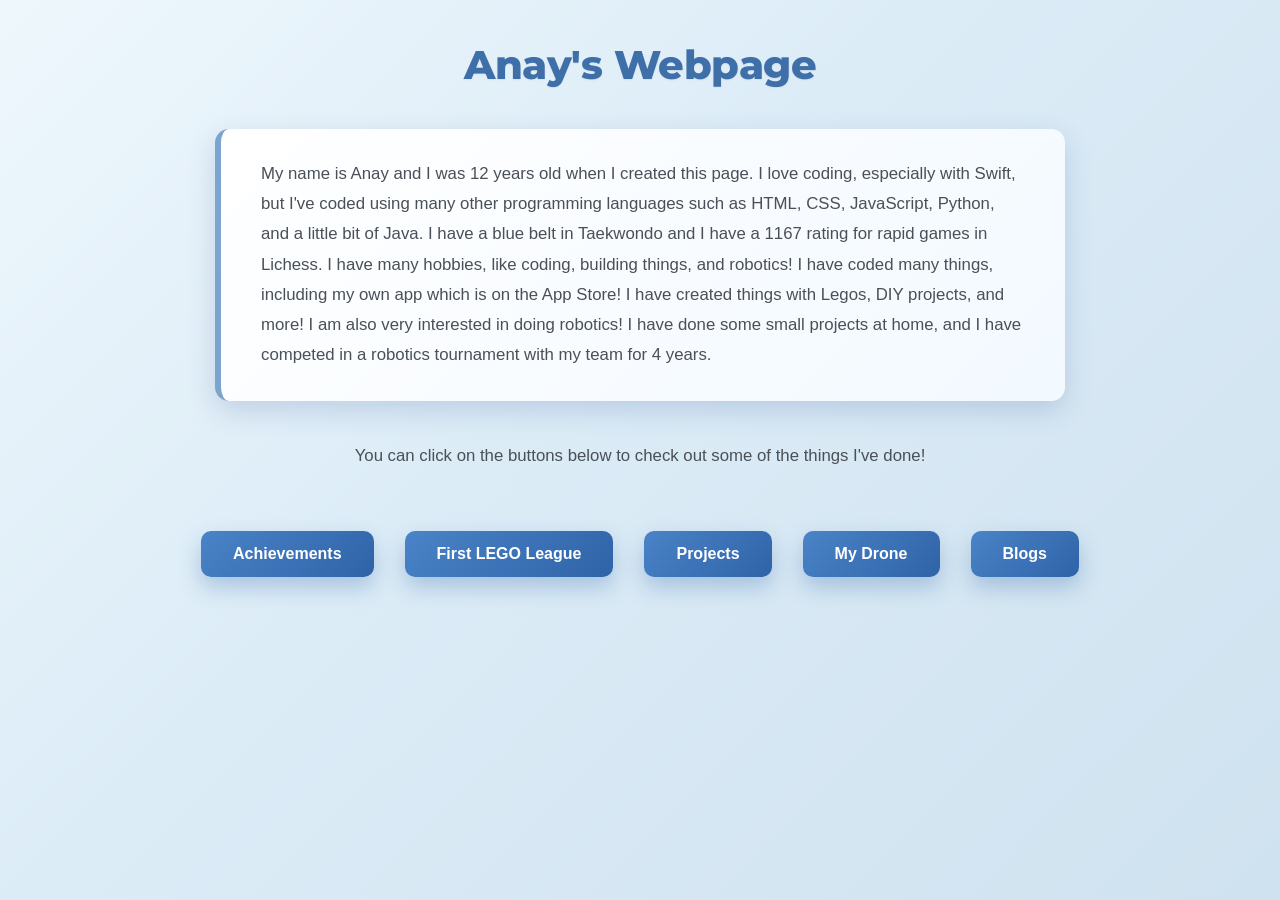
<file: index.html>
<!DOCTYPE html>
<html>

<head>
    <meta charset="UTF-8">
    <title>Anay's Webpage</title>
    <link rel="icon" type="image/x-icon" href="./images/Favicon.png">
    <!--This creates a link to the css file-->
    <link rel="stylesheet" href="style.css">
    <link rel="preconnect" href="https://fonts.googleapis.com">
    <link rel="preconnect" href="https://fonts.gstatic.com" crossorigin>
    <link href="https://fonts.googleapis.com/css2?family=Nunito:wght@400;600;700;800&family=Montserrat:wght@400;600;700;800&family=Rubik:wght@400;500;700&display=swap" rel="stylesheet">
</head>

<body>

    <main>
        <h1>Anay's Webpage</h1>

        <p class="aboutMe">My name is Anay and I was 12 years old when I created this page. I love coding, especially with Swift, but I've coded using many other programming languages such as
            HTML, CSS, JavaScript, Python, and a little bit of Java. I have a blue belt in Taekwondo and I have a 1167 rating for rapid games in Lichess. I have many hobbies, like coding, building things, and robotics! I have coded many things, including my own app which is on the App Store! I have created things with Legos, DIY projects, and more! I am also very interested in doing robotics! I have done some small projects at home, and I have competed in a robotics tournament with my team for 4 years.</p>
        <p class="home-intro">You can click on the buttons below to check out some of the things I've done!</p>

        <div class="button-container">
            <a href="./achievements.html">
                <button class="button">Achievements</button>
            </a>

            <a href="./fll.html">
                <button class="button">First LEGO League</button>
            </a>

            <a href="./projects.html">
                <button class="button">Projects</button>
            </a>

            <a href="./drone.html">
                <button class="button">My Drone</button>
            </a>

            <a href="./blogs.html">
                <button class="button">Blogs</button>
            </a>
        </div>
    </main>

</body>

</html>
</file>
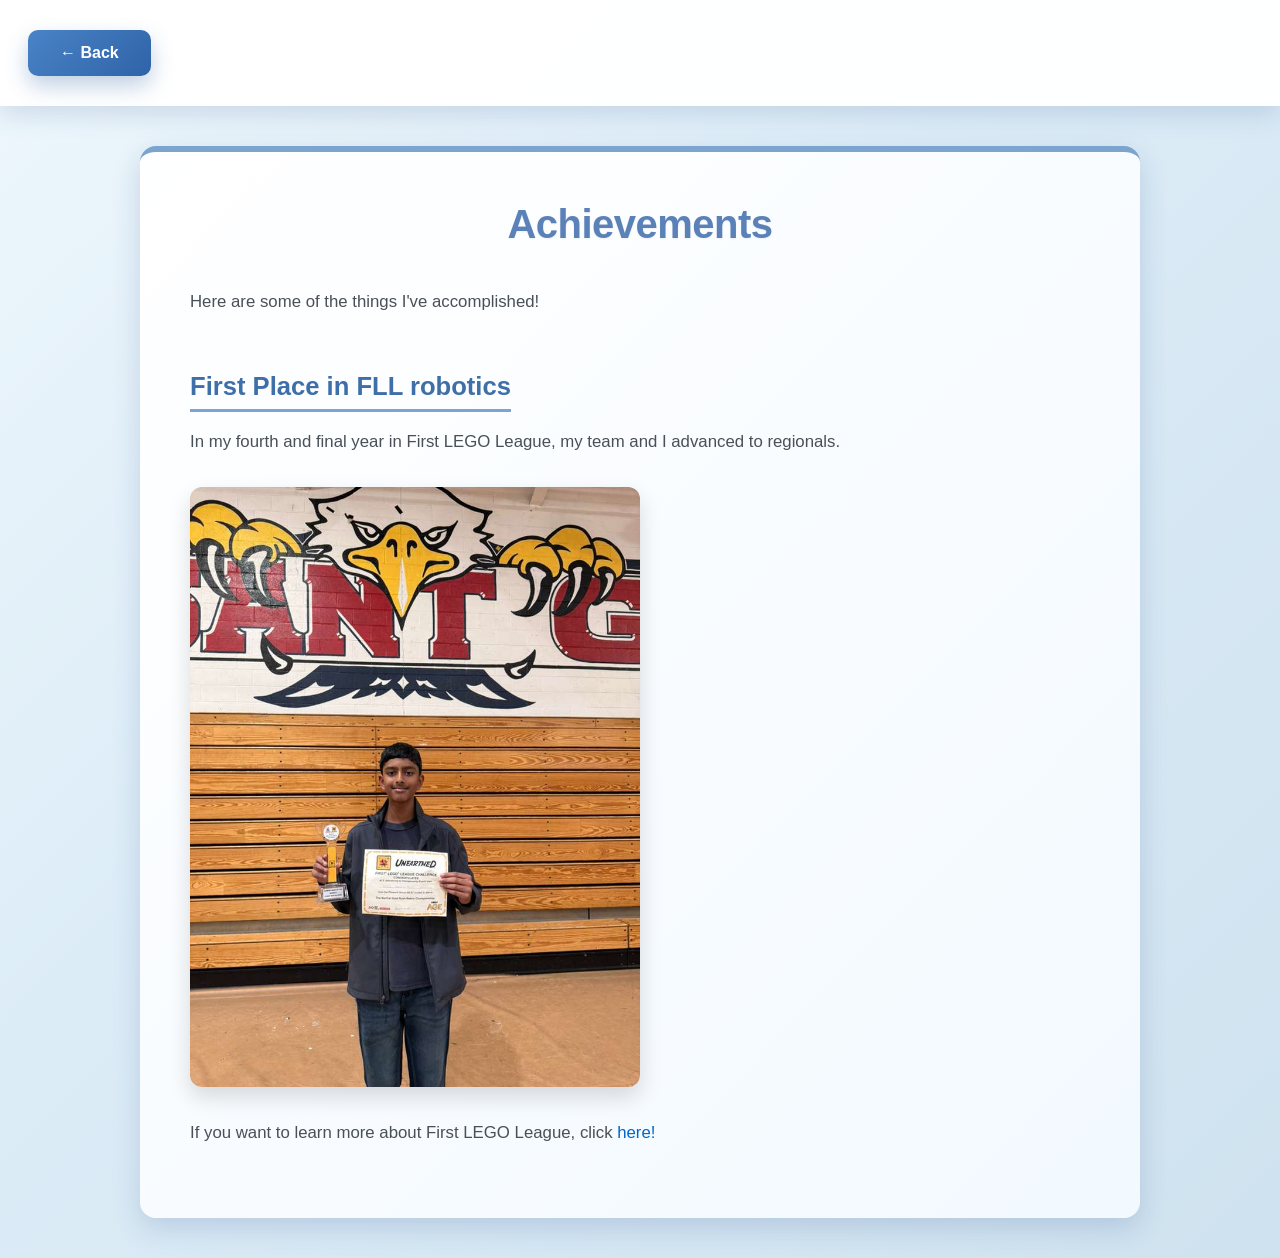
<file: achievements.html>
<!DOCTYPE html>
<html lang="en">

<head>
    <meta charset="UTF-8">
    <link rel="icon" type="image/x-icon" href="./images/Favicon.png">
    <!--This creates a link to the css file-->
    <title>Achievements</title>
    <link rel="stylesheet" href="style.css">
    <header>
        <a href="./index.html">
            <button class="button">← Back</button>
        </a>
    </header>
</head>

<body>
    <main class="content-wrapper">
        <h1>Achievements</h1>

        <p>Here are some of the things I've accomplished!</p>

        <h2>First Place in FLL robotics</h2>

        <p>In my fourth and final year in First LEGO League, my team and I advanced to regionals. <img class="images" id="FLL_Round1_25_26" src="./images/FLL_Round1_25_26.jpg" alt="FLL">  <br>If you want to learn more about First LEGO League, click <a href="./fll.html">here!</a></p>
    </main>
</body>

</html>
</file>
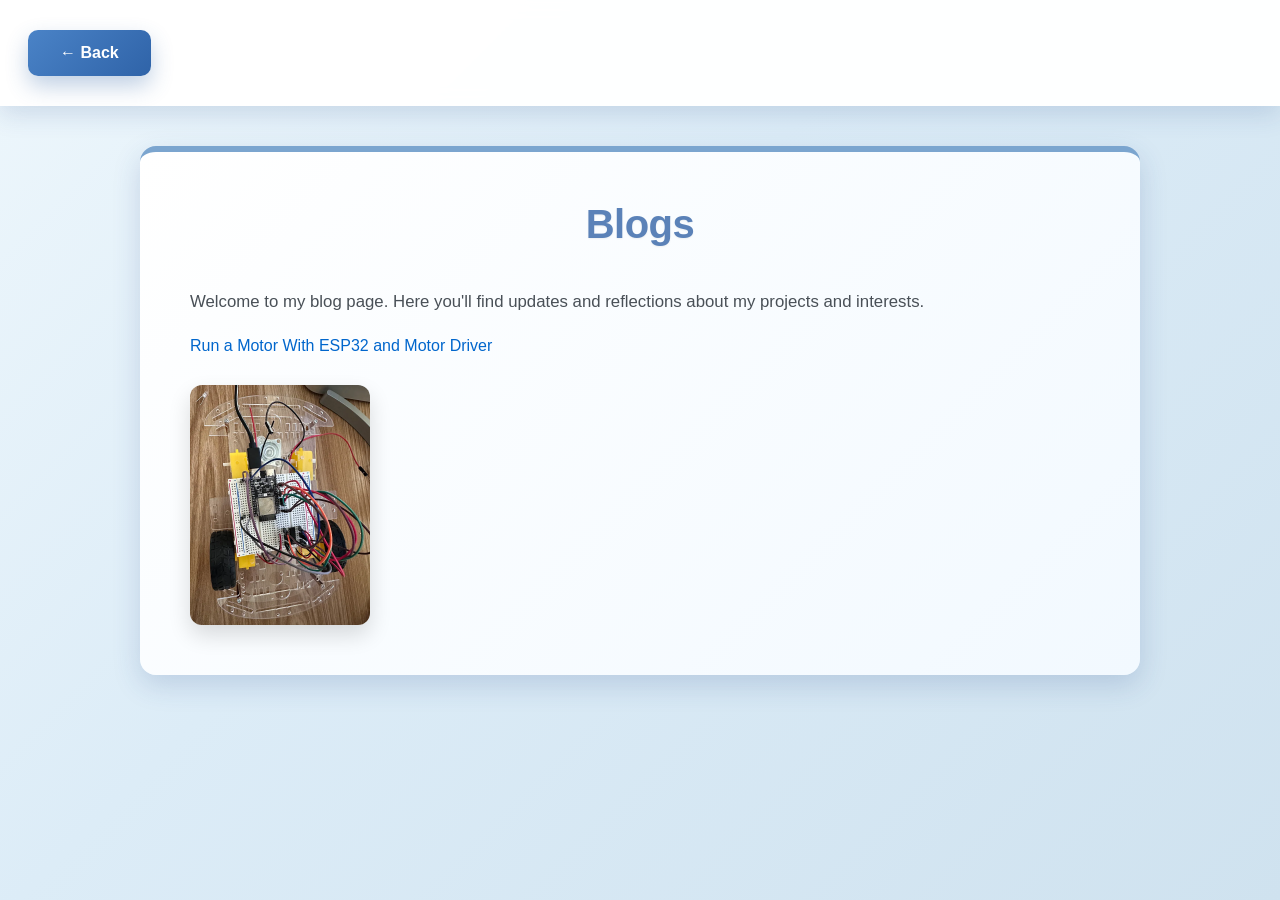
<file: blogs.html>
<!DOCTYPE html>
<html lang="en">

<head>
    <meta charset="UTF-8">
    <link rel="icon" type="image/x-icon" href="./images/Favicon.png">
    <title>Blogs</title>
    <link rel="stylesheet" href="style.css">
    <header>
        <a href="./index.html">
            <button class="button">← Back</button>
        </a>
    </header>
</head>

<body>
    <main class="content-wrapper">
        <h1>Blogs</h1>

        <p>Welcome to my blog page. Here you'll find updates and reflections about my projects and interests.</p>

        <div>
            <a href="https://medium.com/@pinganay/run-a-motor-with-esp32-and-motor-driver-32c0c06c10b8" target="_blank" rel="noopener noreferrer">Run a Motor With ESP32 and Motor Driver</a>
            <a href="https://medium.com/@pinganay/run-a-motor-with-esp32-and-motor-driver-32c0c06c10b8" target="_blank" rel="noopener noreferrer"><img class="blog-images" src="./images/Robot_Car.jpeg" alt="Robot Car"></a>
        </div>
        
    </main>
</body>

</html>
</file>
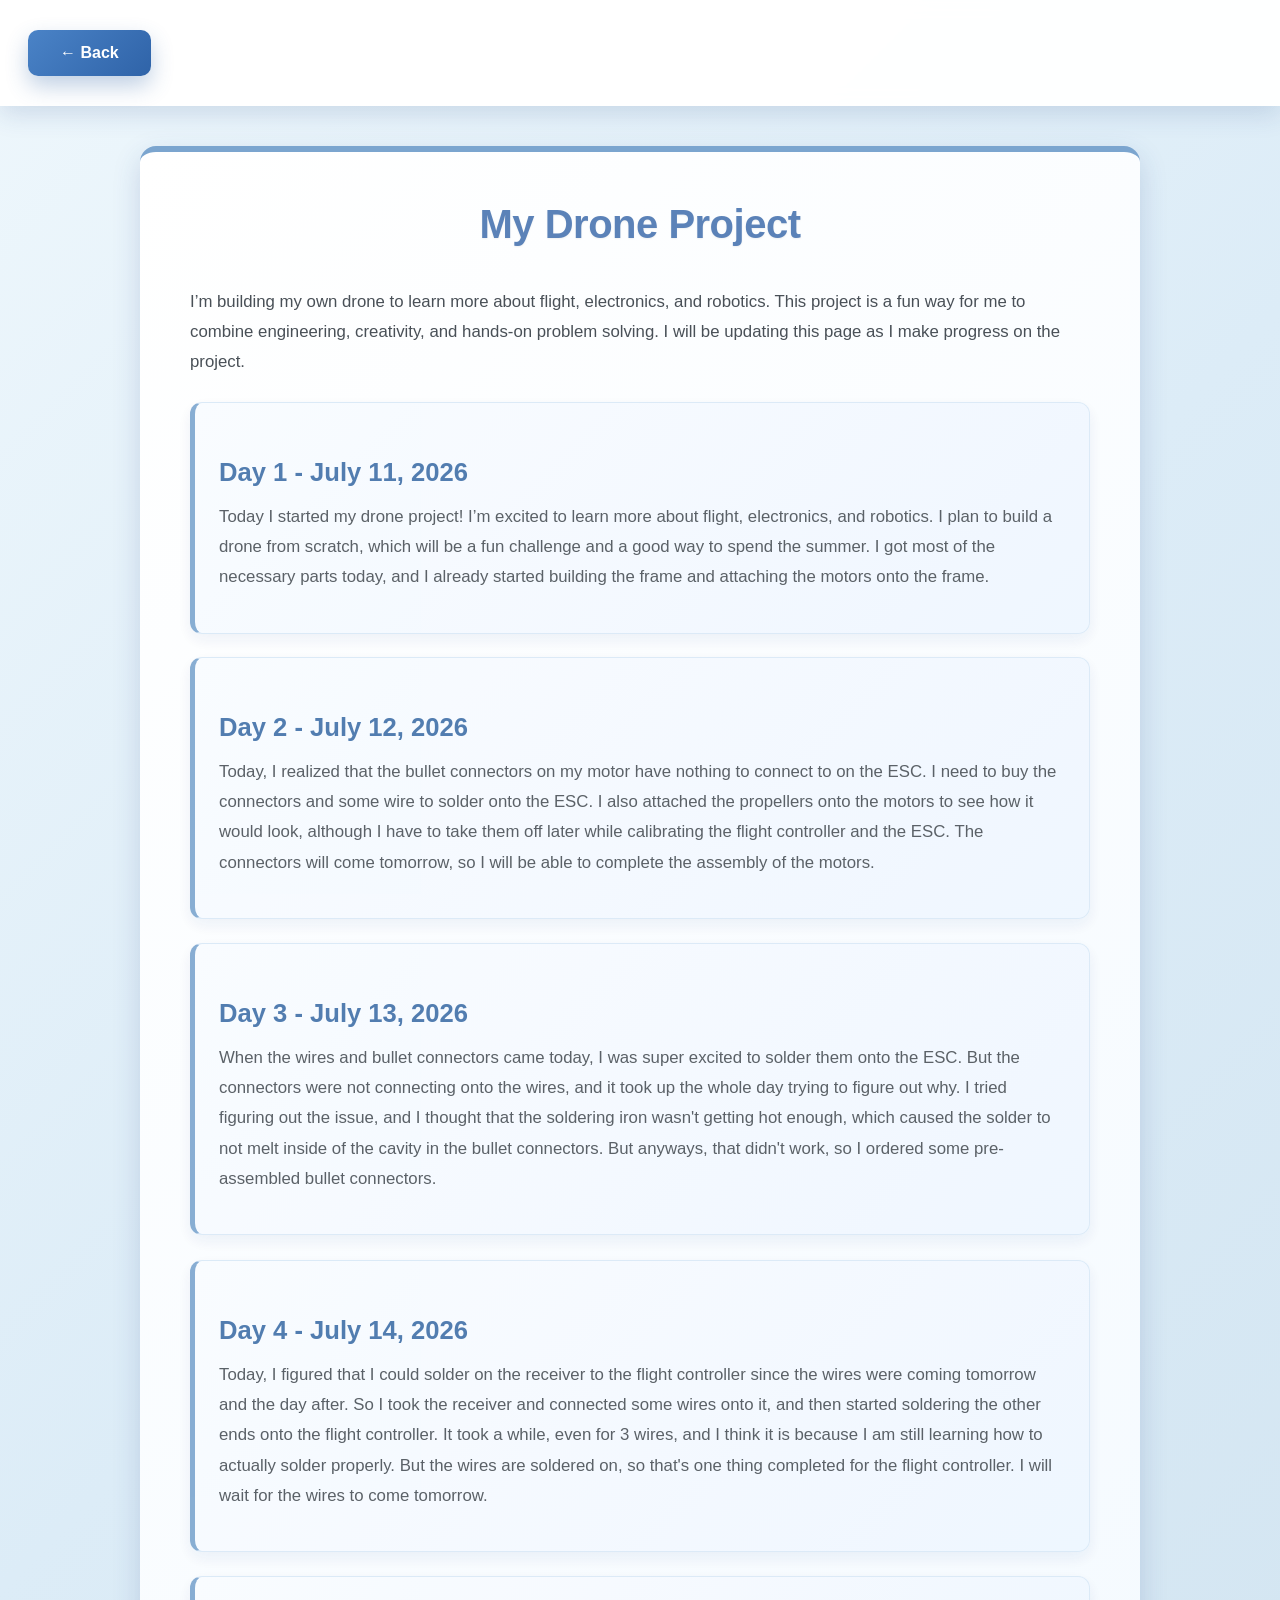
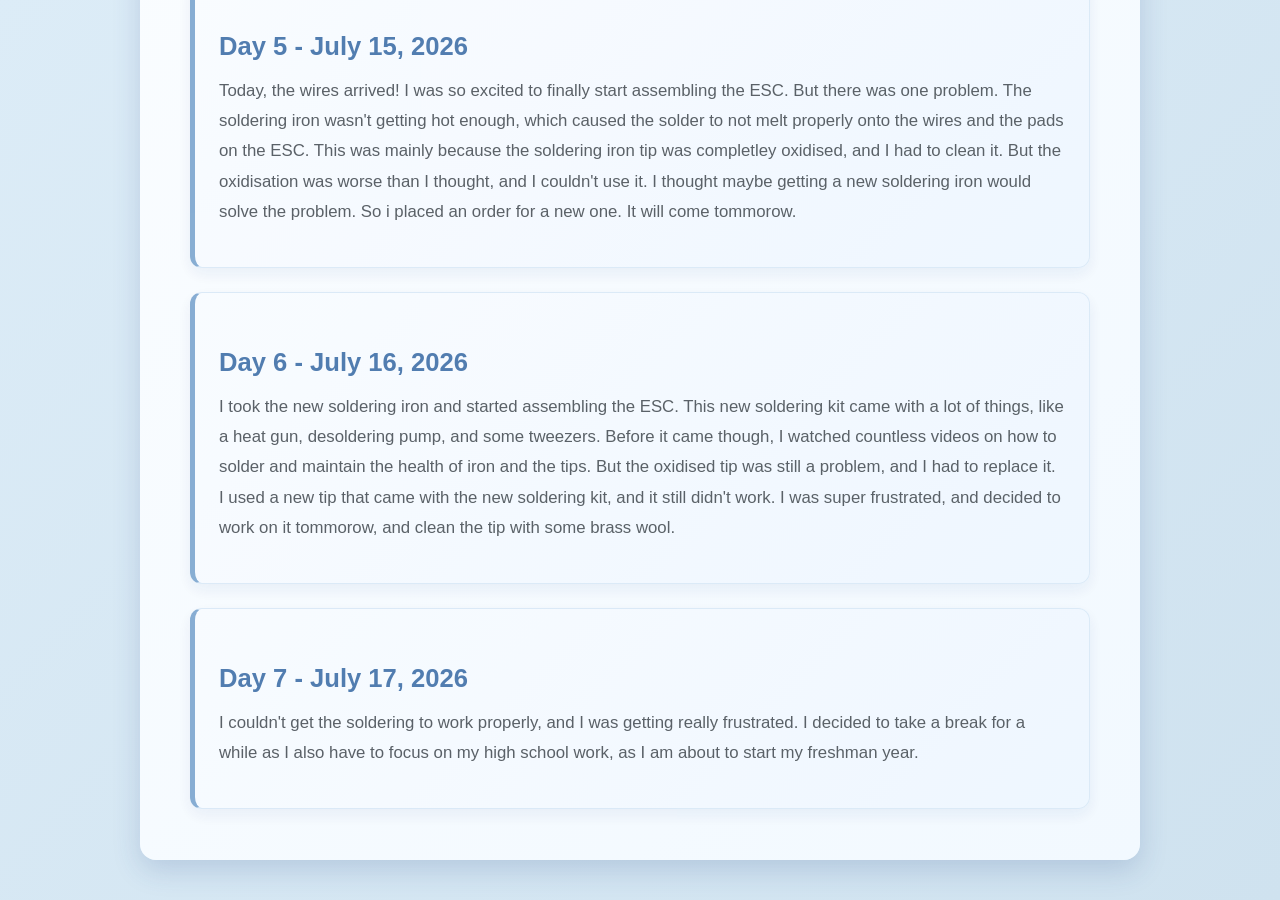
<file: drone.html>
<!DOCTYPE html>
<html lang="en">

<head>
    <meta charset="UTF-8">
    <meta name="viewport" content="width=device-width, initial-scale=1.0">
    <link rel="icon" type="image/x-icon" href="./images/Favicon.png">
    <title>My Drone Project</title>
    <link rel="stylesheet" href="style.css">
</head>

<body>
    <header>
        <a href="./index.html">
            <button class="button">← Back</button>
        </a>
    </header>

    <main class="content-wrapper">
        <h1>My Drone Project</h1>

        <p>I’m building my own drone to learn more about flight, electronics, and robotics. This project is a fun way for me to combine engineering, creativity, and hands-on problem solving. I will be updating this page as I make progress on the project.</p>

        <section class="blog-entry">
            <h2 class="blog-date">Day 1 - July 11, 2026</h2>
            <p>Today I started my drone project! I’m excited to learn more about flight, electronics, and robotics. I plan to build a drone from scratch, which will be a fun challenge and a good way to spend the summer. I got most of the necessary parts today, and I already started building the frame and attaching the motors onto the frame.</p>
        </section>

        <section class="blog-entry">
            <h2 class="blog-date">Day 2 - July 12, 2026</h2>
            <p>Today, I realized that the bullet connectors on my motor have nothing to connect to on the ESC. I need to buy the connectors and some wire to solder onto the ESC. I also attached the propellers onto the motors to see how it would look, although I have to take them off later while calibrating the flight controller and the ESC. The connectors will come tomorrow, so I will be able to complete the assembly of the motors.</p>
        </section>

        <section class="blog-entry">
            <h2 class="blog-date">Day 3 - July 13, 2026</h2>
            <p>When the wires and bullet connectors came today, I was super excited to solder them onto the ESC. But the connectors were not connecting onto the wires, and it took up the whole day trying to figure out why. I tried figuring out the issue, and I thought that the soldering iron wasn't getting hot enough, which caused the solder to not melt inside of the cavity in the bullet connectors. But anyways, that didn't work, so I ordered some pre-assembled bullet connectors.</p>
        </section>

        <section class="blog-entry">
            <h2 class="blog-date">Day 4 - July 14, 2026</h2>
            <p>Today, I figured that I could solder on the receiver to the flight controller since the wires were coming tomorrow and the day after. So I took the receiver and connected some wires onto it, and then started soldering the other ends onto the flight controller. It took a while, even for 3 wires, and I think it is because I am still learning how to actually solder properly. But the wires are soldered on, so that's one thing completed for the flight controller. I will wait for the wires to come tomorrow.</p>
        </section>

        <section class="blog-entry">
            <h2 class="blog-date">Day 5 - July 15, 2026</h2>
            <p>Today, the wires arrived! I was so excited to finally start assembling the ESC. But there was one problem. The soldering iron wasn't getting hot enough, which caused the solder to not melt properly onto the wires and the pads on the ESC. This was mainly because the soldering iron tip was completley oxidised, and I had to clean it. But the oxidisation was worse than I thought, and I couldn't use it. I thought maybe getting a new soldering iron would solve the problem. So i placed an order for a new one. It will come tommorow.</p>
        </section>

        <section class="blog-entry">
            <h2 class="blog-date">Day 6 - July 16, 2026</h2>
            <p>I took the new soldering iron and started assembling the ESC. This new soldering kit came with a lot of things, like a heat gun, desoldering pump, and some tweezers. Before it came though, I watched countless videos on how to solder and maintain the health of iron and the tips. But the oxidised tip was still a problem, and I had to replace it. I used a new tip that came with the new soldering kit, and it still didn't work. I was super frustrated, and decided to work on it tommorow, and clean the tip with some brass wool.</p>
        </section>

        <section class="blog-entry">
            <h2 class="blog-date">Day 7 - July 17, 2026</h2>
            <p>I couldn't get the soldering to work properly, and I was getting really frustrated. I decided to take a break for a while as I also have to focus on my high school work, as I am about to start my freshman year. </p>
        </section>
    </main>

</body>

</html>
</file>
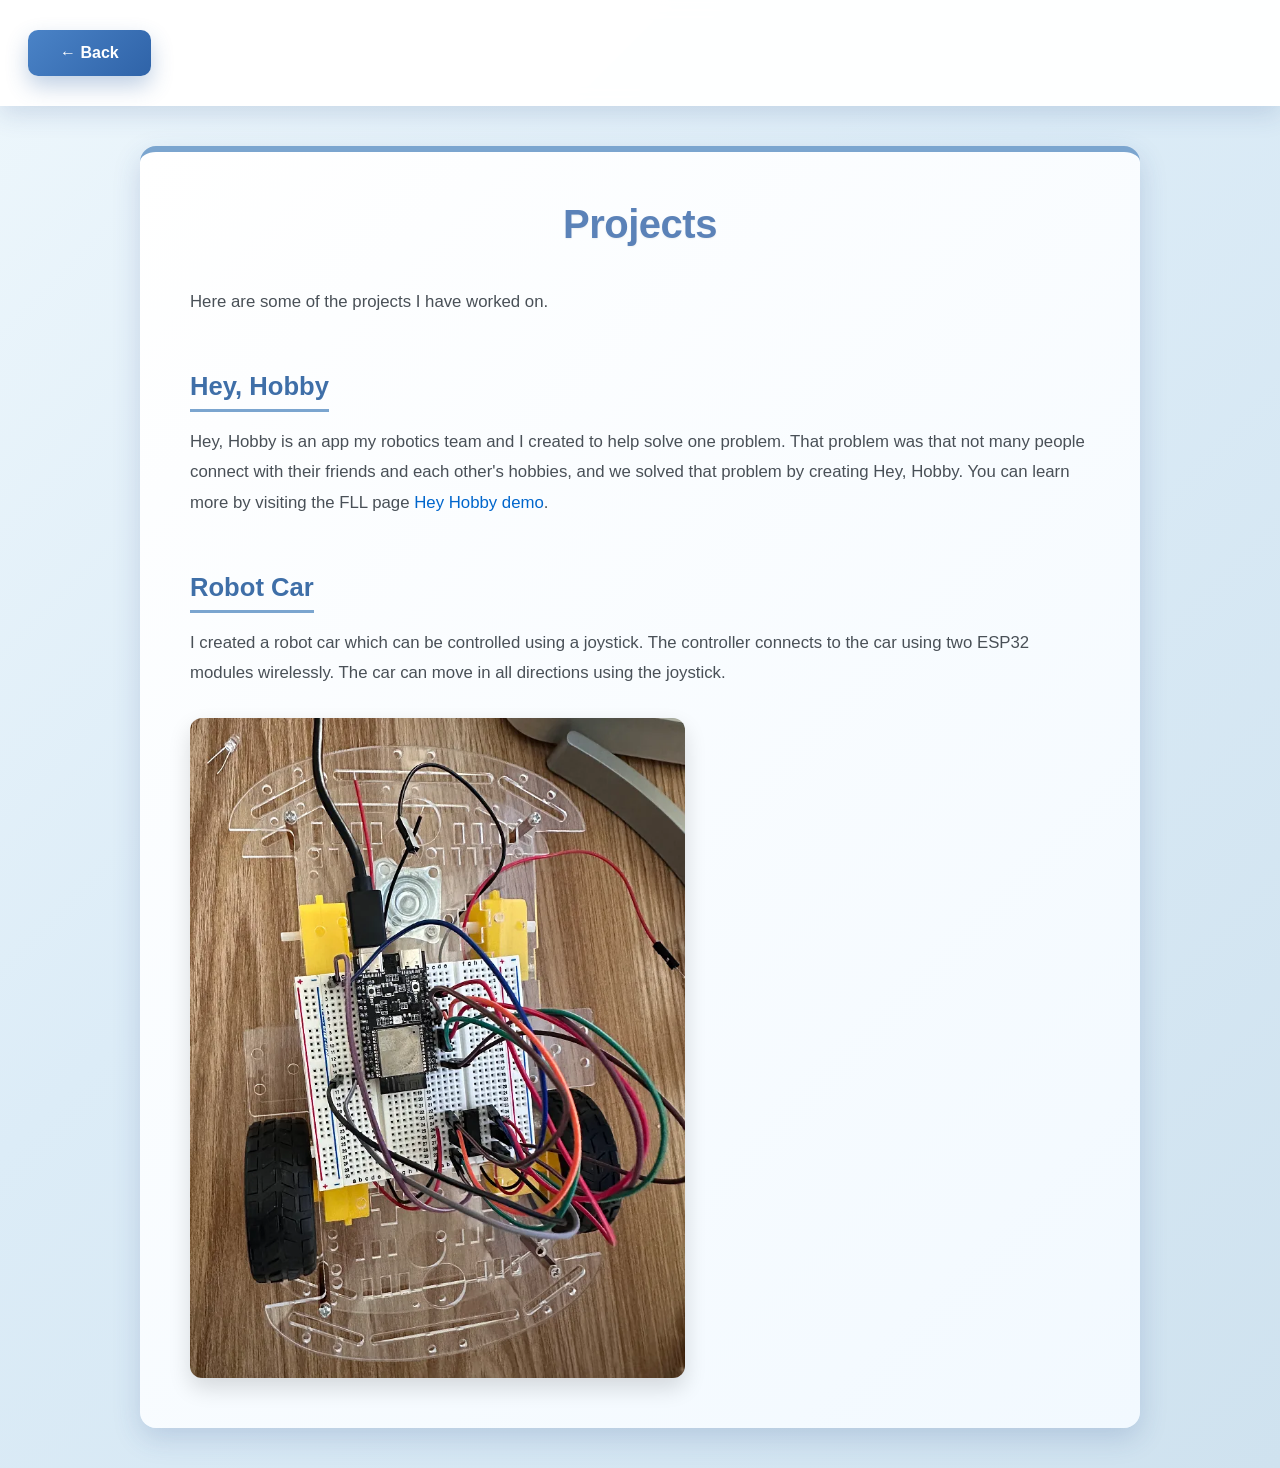
<file: projects.html>
<!DOCTYPE html>
<html lang="en">

<head>
    <meta charset="UTF-8">
    <link rel="icon" type="image/x-icon" href="./images/Favicon.png">
    <title>Projects</title>
    <link rel="stylesheet" href="style.css">
    <header>
        <a href="./index.html">
            <button class="button">← Back</button>
        </a>
    </header>
</head>

<body>
    <main class="content-wrapper">
        <h1>Projects</h1>

        <p>Here are some of the projects I have worked on.</p>

        <h2>Hey, Hobby</h2>
        <p>Hey, Hobby is an app my robotics team and I created to help solve one problem. That problem was that not many people connect with their friends and each other's hobbies, and we solved that problem by creating Hey, Hobby. You can learn more by visiting the FLL page <a href="./fll.html#hey-hobby-demo">Hey Hobby demo</a>.</p>

        <h2>Robot Car</h2>
        <p>I created a robot car which can be controlled using a joystick. The controller connects to the car using two ESP32 modules wirelessly. The car can move in all directions using the joystick.</p>
        <img class="images" src="./images/Robot_Car.jpeg" alt="Robot Car">
    </main>
</body>

</html>
</file>
<file: style.css>
* {
    margin: 0;
    padding: 0;
    box-sizing: border-box;
}

html {
    font-family: -apple-system, BlinkMacSystemFont, 'Segoe UI', Roboto, 'Helvetica Neue', sans-serif;
    scroll-behavior: smooth;
}

body {
    background: linear-gradient(135deg, #eef7fc 0%, #dcecf7 42%, #cfe2ef 100%);
    color: #2c3e50;
    padding: 0;
    min-height: 100vh;
}

/* Header Bar */
header {
    background: rgba(255, 255, 255, 0.97);
    padding: 20px;
    box-shadow: 0 8px 24px rgba(37, 74, 138, 0.16);
    position: sticky;
    top: 0;
    z-index: 100;
    backdrop-filter: blur(8px);
}

/* Typography */
h1 {
    font-size: 2.5em;
    font-weight: 800;
    color: #3f6fa8;
    margin-bottom: 20px;
    letter-spacing: -0.5px;
    text-shadow: 0 1px 2px rgba(0,0,0,0.06);
    font-family: 'Montserrat', 'Nunito', sans-serif;
}

h2 {
    font-size: 1.6em;
    font-weight: 700;
    color: #3f6fa8;
    margin-top: 35px;
    margin-bottom: 15px;
    border-bottom: 3px solid #7ba5cf;
    padding-bottom: 8px;
    display: inline-block;
    font-family: 'Nunito', 'Montserrat', sans-serif;
}

p {
    font-size: 1.05em;
    line-height: 1.8;
    color: #495057;
    margin-bottom: 18px;
}

.blog-entry {
    background: linear-gradient(135deg, #f9fcff 0%, #eef6ff 100%);
    border: 1px solid #d8e8f7;
    border-left: 5px solid #7ba5cf;
    border-radius: 12px;
    padding: 20px 24px;
    margin-top: 24px;
    box-shadow: 0 6px 16px rgba(37, 74, 138, 0.08);
    transition: transform 240ms ease, box-shadow 240ms ease, border-color 240ms ease, opacity 240ms ease;
    opacity: 0.9;
    will-change: transform, box-shadow, opacity;
}

.blog-entry.in-view,
.blog-entry:hover {
    transform: translateY(-10px);
    box-shadow: 0 22px 52px rgba(37, 74, 138, 0.25), 0 10px 18px rgba(37, 74, 138, 0.12);
    border-color: #6aa0d3;
    opacity: 1;
}

.blog-date {
    margin-top: 0;
    margin-bottom: 10px;
    border-bottom: none;
    padding-bottom: 0;
}

ul {
    padding-left: 22px;
    margin-bottom: 18px;
}

li {
    color: #495057;
    line-height: 1.8;
    margin-bottom: 8px;
}

.home-intro {
    animation: fadeInUp 0.8s ease-out both;
}

/* Links */
a {
    text-decoration: none;
}

a:not(.button):not(head a) {
    color: #0066cc;
    transition: color 0.3s ease;
    font-weight: 500;
}

a:not(.button):not(head a):hover {
    color: #0052a3;
    text-decoration: underline;
}

/* Buttons */
.button {
    background: linear-gradient(135deg, #4a83c7 0%, #2f63a8 100%);
    color: white;
    padding: 14px 32px;
    margin: 10px 8px;
    border: none;
    border-radius: 10px;
    font-size: 1em;
    font-weight: 600;
    cursor: pointer;
    transition: all 0.3s cubic-bezier(0.25, 0.46, 0.45, 0.94);
    box-shadow: 0 10px 22px rgba(47, 100, 167, 0.3);
    display: inline-block;
}

.button:hover {
    background: linear-gradient(135deg, #5b95d0 0%, #2f63a8 100%);
    transform: translateY(-4px) scale(1.05) rotate(-1deg);
    box-shadow: 0 16px 32px rgba(47, 100, 167, 0.45), 0 0 0 4px rgba(91, 149, 208, 0.2);
}

.button:active {
    transform: translateY(0);
    box-shadow: 0 2px 8px rgba(0, 102, 204, 0.25);
}

/* Home page specific */
.aboutMe {
    background: linear-gradient(135deg, #ffffff 0%, #f2f9ff 100%);
    padding: 30px 40px;
    margin: 40px auto;
    max-width: 850px;
    border-radius: 14px;
    box-shadow: 0 10px 28px rgba(37, 74, 138, 0.18);
    border-left: 6px solid #7ba5cf;
    text-align: left;
    transition: box-shadow 0.3s ease, transform 0.3s ease;
}

/* Button Container */
.button-container {
    display: flex;
    justify-content: center;
    gap: 15px;
    flex-wrap: wrap;
    margin: 50px 0;
}

head .button {
    margin-right: auto;
}

/* Content wrapper for subpages */
.content-wrapper {
    max-width: 1000px;
    margin: 40px auto;
    background: linear-gradient(135deg, #ffffff 0%, #f2f9ff 100%);
    padding: 50px;
    border-radius: 16px;
    box-shadow: 0 10px 28px rgba(37, 74, 138, 0.18);
    border-top: 6px solid #7ba5cf;
    text-align: left;
    transition: box-shadow 0.3s ease, transform 0.3s ease;
}

.content-wrapper h1 {
    text-align: center;
    margin-bottom: 40px;
    color: #5b82b8;
}

.content-wrapper h2 {
    margin-top: 35px;
    margin-bottom: 15px;
}

.content-wrapper p {
    margin-bottom: 20px;
}

.images {
    display: flex;
    flex-wrap: wrap;
    gap: 20px;
    justify-content: center;
    margin-top: 30px;
    width: 55%;
    height: 70%;
}

.blog-images {
    display: flex;
    flex-wrap: wrap;
    gap: 20px;
    justify-content: center;
    margin-top: 30px;
    width: 20%;
    height: 35%;
}

#FLL_Round1_25_26 {
    width: 50%;
    height: 70%;
}

img {
    border-radius: 12px;
    box-shadow: 0 10px 22px rgba(0, 0, 0, 0.14);
    max-width: 100%;
    height: auto;
    display: block;
    transition: box-shadow 0.3s ease, transform 0.3s ease;
}

.media-row {
    display: flex;
    gap: 20px;
    align-items: flex-start;
    margin-top: 20px;
    flex-wrap: wrap;
}

.media-item {
    flex: 1 1 0;
    min-width: 280px;
}

.media-item img,
.media-item video {
    width: 100%;
    border-radius: 12px;
    box-shadow: 0 8px 18px rgba(37, 74, 138, 0.16);
    transition: box-shadow 0.3s ease, transform 0.3s ease;
}

img:hover,
.media-item img:hover {
    box-shadow: 0 12px 28px rgba(37, 74, 138, 0.24);
    transform: rotate(-1deg) translateY(-2px) scale(1.03);
}

.media-item video:hover,
.aboutMe:hover,
.content-wrapper:hover {
    box-shadow: 0 12px 28px rgba(37, 74, 138, 0.24);
    transform: translateY(-2px);
}

/* Main container */
main {
    text-align: center;
    padding: 40px 20px;
}

@keyframes fadeInUp {
    from {
        opacity: 0;
        transform: translateY(16px);
    }
    to {
        opacity: 1;
        transform: translateY(0);
    }
}

/* Responsive */
@media (max-width: 768px) {
    h1 {
        font-size: 2em;
    }
    
    h2 {
        font-size: 1.3em;
    }
    
    .aboutMe {
        padding: 20px 25px;
        margin: 30px 20px;
    }
    
    .content-wrapper {
        padding: 30px 20px;
        margin: 30px 20px;
    }
    
    .button {
        padding: 12px 24px;
        font-size: 0.95em;
    }
    
    .button-container {
        flex-direction: column;
        align-items: center;
    }
    
    .button-container .button {
        width: 100%;
        max-width: 300px;
    }
}

/* Image hover: slight tilt and enlarge */
img {
    transition: transform 240ms cubic-bezier(.2,.9,.3,1), box-shadow 240ms ease;
    will-change: transform;
}

img:hover,
img:focus {
    transform: scale(1.06) rotate(-2deg);
    box-shadow: 0 18px 36px rgba(0, 0, 0, 0.18);
    cursor: pointer;
}

/* Slightly reduce the effect for images inside media-item containers */
.media-item img:hover {
    transform: scale(1.04) rotate(-1.5deg);
}
</file>
